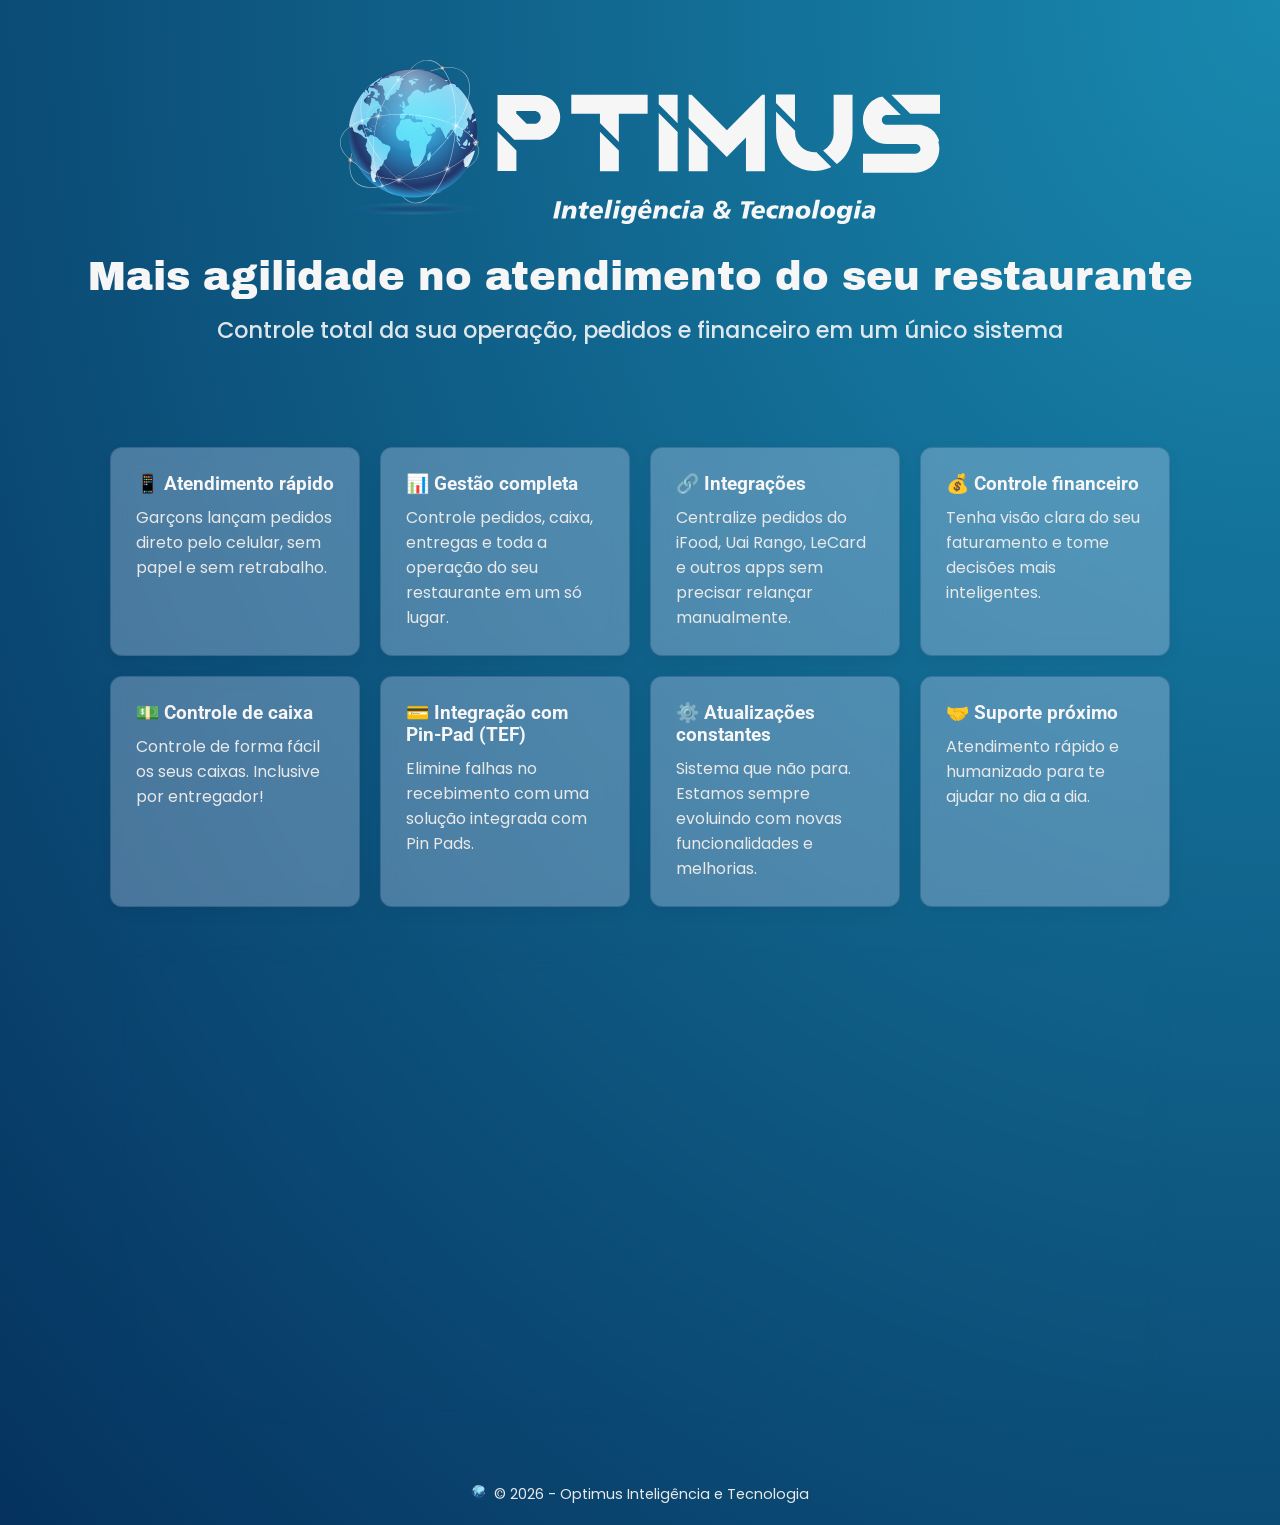
<file: index.html>
<!DOCTYPE html>
<html lang="pt-br">

<head>
    <link rel="preconnect" href="https://fonts.googleapis.com">
    <link rel="preconnect" href="https://fonts.gstatic.com" crossorigin>
    <link
        href="https://fonts.googleapis.com/css2?family=Archivo+Black&family=Poppins:ital,wght@0,100;0,200;0,300;0,400;0,500;0,600;0,700;0,800;0,900;1,100;1,200;1,300;1,400;1,500;1,600;1,700;1,800;1,900&family=Roboto:ital,wght@0,100..900;1,100..900&display=swap"
        rel="stylesheet">
    <meta charset="UTF-8">
    <meta http-equiv="X-UA-Compatible" content="IE=edge" />
    <meta property="og:image" content="https://www.optimusinttec.com.br/api/og">
    <meta property="og:type" content="website">
    <meta property="twitter:image" content="https://www.optimusinttec.com.br/api/og">
    <link rel="stylesheet" href="./estilo.css" />
    <meta property="twitter:card" content="summary_large_image">
    <link rel="shortcut icon" href="./assets/logo.png" type="image/x-icon" />
    <meta property="og:title" content="OPTIMUS | Otimize seu Atendimento" />
    <meta property="og:description" content="OPTIMUS | Otimize seu Atendimento" />
    <meta name="twitter:title" content="OPTIMUS | Otimize seu Atendimento" />
    <meta name="twitter:description" content="OPTIMUS | Otimize seu Atendimento" />
    <meta name="viewport" content="width=device-width, initial-scale=1.0">
    <title>OPTIMUS | Otimize seu Atendimento</title>
</head>
<body>
    <header>
        <img src="./assets/LogoCompleto.svg" alt="logo empresarial" />
        <h1>Mais agilidade no atendimento do seu restaurante</h1>
        <p>Controle total da sua operação, pedidos e financeiro em um único sistema</p>
    </header>

    <section class="container">
        <div class="features">
            <div class="card">
                <h3>📱 Atendimento rápido</h3>
                <p>Garçons lançam pedidos direto pelo celular, sem papel e sem retrabalho.</p>
            </div>
            <div class="card">
                <h3>📊 Gestão completa</h3>
                <p>Controle pedidos, caixa, entregas e toda a operação do seu restaurante em um só lugar.</p>
            </div>
            <div class="card">
                <h3>🔗 Integrações</h3>
                <p>Centralize pedidos do iFood, Uai Rango, LeCard e outros apps sem precisar relançar manualmente.</p>
            </div>
            <div class="card">
                <h3>💰 Controle financeiro</h3>
                <p>Tenha visão clara do seu faturamento e tome decisões mais inteligentes.</p>
            </div>
            <div class="card">
                <h3>💵 Controle de caixa</h3>
                <p>Controle de forma fácil os seus caixas. Inclusive por entregador!</p>
            </div>
            <div class="card">
                <h3>💳 Integração com Pin-Pad (TEF)</h3>
                <p>Elimine falhas no recebimento com uma solução integrada com Pin Pads.</p>
            </div>
            <div class="card">
                <h3>⚙️ Atualizações constantes</h3>
                <p>Sistema que não para. Estamos sempre evoluindo com novas funcionalidades e melhorias.</p>
            </div>
            <div class="card">
                <h3>🤝 Suporte próximo</h3>
                <p>Atendimento rápido e humanizado para te ajudar no dia a dia.</p>
            </div>
        </div>

        <div class="cta">
            <h1>Quer conhecer na prática?</h1>
                <p>Deixe seus dados e fale com um especialista</p>
                <form id="leadForm">
                    <input id="restaurante" type="text" placeholder="Seu Restaurante" required>
                    <input type="text" id="empresa_fake" style="display:none">
                    <input id="nome" type="text" placeholder="Seu nome" required minlength="2">
                    <input id="email" type="email" placeholder="Seu e-mail" required>
                    <input id="telefone" type="tel" placeholder="Seu telefone" required pattern="[0-9\s\-\(\)]{8,}">
                    <button type="submit">Quero conhecer o sistema</button>
                    <div id="toast" class="toast"></div>
                </form>
        </div>

    </section>

    <footer>
        <img src="./assets/logo.svg" alt="logo empresarial" />
        © 2026 - Optimus Inteligência e Tecnologia
    </footer>
    <script src="./lead.js"></script>
</body>

</html>
</file>
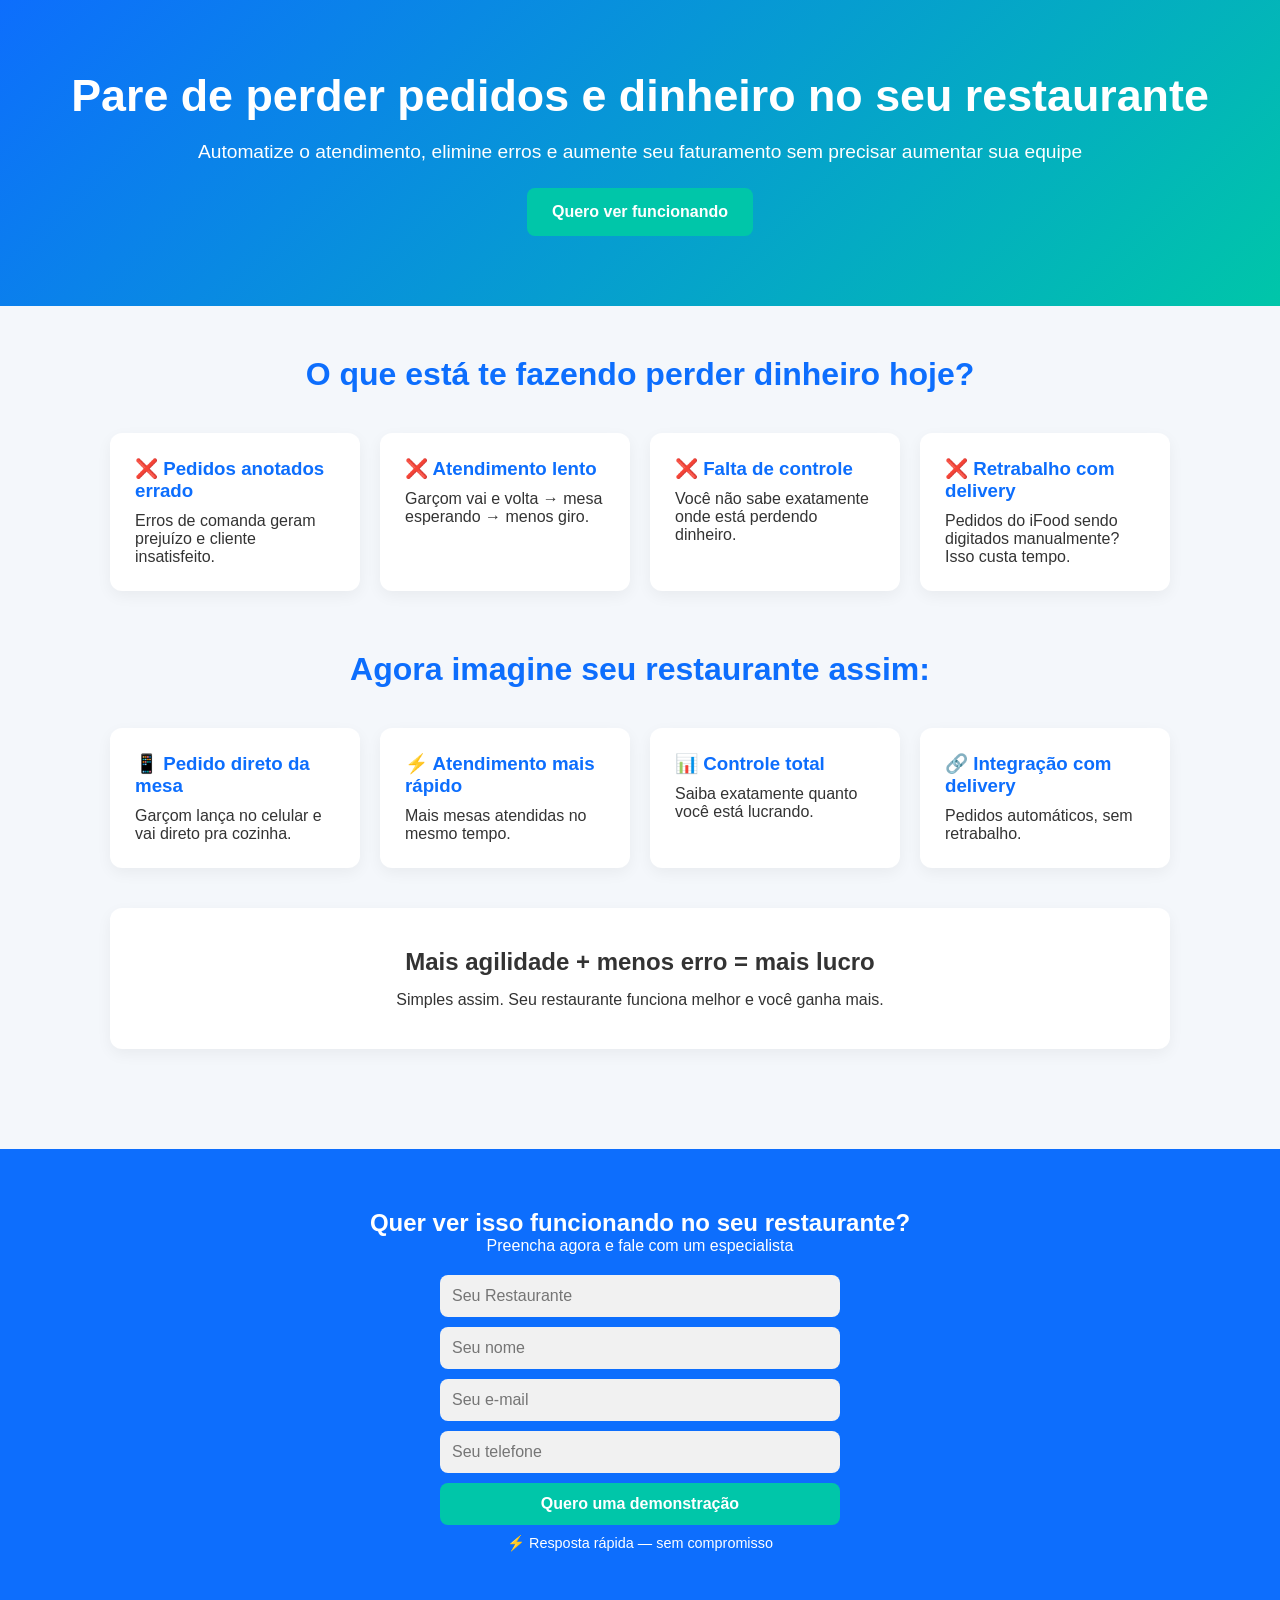
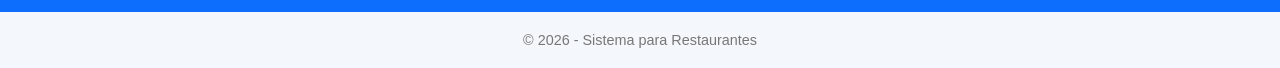
<file: index2.html>
<!DOCTYPE html>
<html lang="pt-br">
<head>
<meta charset="UTF-8">
<meta name="viewport" content="width=device-width, initial-scale=1.0">
<title>Sistema para Restaurantes | Atenda Mais e Fature Mais</title>

<style>
* {
    margin: 0;
    padding: 0;
    box-sizing: border-box;
    font-family: Arial, sans-serif;
}

body {
    background: #f4f7fb;
    color: #333;
}

header {
    background: linear-gradient(135deg, #0d6efd, #00c6a9);
    color: white;
    padding: 70px 20px;
    text-align: center;
}

header h1 {
    font-size: 2.8rem;
    margin-bottom: 20px;
}

header p {
    font-size: 1.2rem;
    margin-bottom: 25px;
}

.btn {
    background: #00c6a9;
    color: white;
    padding: 15px 25px;
    border-radius: 8px;
    text-decoration: none;
    font-weight: bold;
    display: inline-block;
    transition: 0.3s;
}

.btn:hover {
    background: #00a88e;
}

.container {
    max-width: 1100px;
    margin: auto;
    padding: 50px 20px;
}

.section-title {
    text-align: center;
    margin-bottom: 40px;
}

.section-title h2 {
    font-size: 2rem;
    color: #0d6efd;
}

.features {
    display: grid;
    grid-template-columns: repeat(auto-fit, minmax(250px, 1fr));
    gap: 20px;
}

.card {
    background: white;
    padding: 25px;
    border-radius: 12px;
    box-shadow: 0 5px 15px rgba(0,0,0,0.05);
}

.card h3 {
    margin-bottom: 10px;
    color: #0d6efd;
}

.highlight {
    background: #fff;
    padding: 40px;
    border-radius: 12px;
    margin-top: 40px;
    text-align: center;
    box-shadow: 0 5px 15px rgba(0,0,0,0.05);
}

.highlight h2 {
    margin-bottom: 15px;
}

.cta {
    background: #0d6efd;
    color: white;
    text-align: center;
    padding: 60px 20px;
    margin-top: 50px;
}

form {
    margin-top: 20px;
    display: flex;
    flex-direction: column;
    gap: 10px;
    max-width: 400px;
    margin-left: auto;
    margin-right: auto;
}

input, button {
    padding: 12px;
    border-radius: 8px;
    border: none;
    font-size: 1rem;
}

input {
    background: #f1f1f1;
}

button {
    background: #00c6a9;
    color: white;
    cursor: pointer;
    font-weight: bold;
}

button:hover {
    background: #00a88e;
}

footer {
    text-align: center;
    padding: 20px;
    font-size: 0.9rem;
    color: #777;
}
</style>
</head>

<body>

<header>
    <h1>Pare de perder pedidos e dinheiro no seu restaurante</h1>
    <p>Automatize o atendimento, elimine erros e aumente seu faturamento sem precisar aumentar sua equipe</p>
    <a href="#form" class="btn">Quero ver funcionando</a>
</header>

<section class="container">

    <div class="section-title">
        <h2>O que está te fazendo perder dinheiro hoje?</h2>
    </div>

    <div class="features">
        <div class="card">
            <h3>❌ Pedidos anotados errado</h3>
            <p>Erros de comanda geram prejuízo e cliente insatisfeito.</p>
        </div>

        <div class="card">
            <h3>❌ Atendimento lento</h3>
            <p>Garçom vai e volta → mesa esperando → menos giro.</p>
        </div>

        <div class="card">
            <h3>❌ Falta de controle</h3>
            <p>Você não sabe exatamente onde está perdendo dinheiro.</p>
        </div>

        <div class="card">
            <h3>❌ Retrabalho com delivery</h3>
            <p>Pedidos do iFood sendo digitados manualmente? Isso custa tempo.</p>
        </div>
    </div>

    <div class="section-title" style="margin-top:60px;">
        <h2>Agora imagine seu restaurante assim:</h2>
    </div>

    <div class="features">
        <div class="card">
            <h3>📱 Pedido direto da mesa</h3>
            <p>Garçom lança no celular e vai direto pra cozinha.</p>
        </div>

        <div class="card">
            <h3>⚡ Atendimento mais rápido</h3>
            <p>Mais mesas atendidas no mesmo tempo.</p>
        </div>

        <div class="card">
            <h3>📊 Controle total</h3>
            <p>Saiba exatamente quanto você está lucrando.</p>
        </div>

        <div class="card">
            <h3>🔗 Integração com delivery</h3>
            <p>Pedidos automáticos, sem retrabalho.</p>
        </div>
    </div>

    <div class="highlight">
        <h2>Mais agilidade + menos erro = mais lucro</h2>
        <p>Simples assim. Seu restaurante funciona melhor e você ganha mais.</p>
    </div>

</section>

<section class="cta" id="form">
    <h2>Quer ver isso funcionando no seu restaurante?</h2>
    <p>Preencha agora e fale com um especialista</p>

    <form>
        <input type="text" placeholder="Seu Restaurante" required>
        <input type="text" placeholder="Seu nome" required>
        <input type="email" placeholder="Seu e-mail" required>
        <input type="tel" placeholder="Seu telefone" required>
        <button type="submit">Quero uma demonstração</button>
    </form>

    <p style="margin-top:10px; font-size:0.9rem;">
        ⚡ Resposta rápida — sem compromisso
    </p>
</section>

<footer>
    © 2026 - Sistema para Restaurantes
</footer>

</body>
</html>
</file>
<file: estilo.css>
* {
    margin: 0;
    padding: 0;
    box-sizing: border-box;
    font-family: "Poppins", sans-serif;
}

body {
    /* background: #6d7992; */
    background: radial-gradient(at top right, #1989af, #05325e);
    color: #333;
}

header {
    /* background: linear-gradient(135deg, #0E3D6C, #1964AF); */

    color: #f6f6f6;
    padding: 60px 20px;
    text-align: center;
}

header img {
    width: auto;
    height: auto;
    max-width: 600px;
    padding-bottom: 24px;
}

header h1 {
    font-size: 2.5rem;
    margin-bottom: 15px;
    font-family: "Archivo Black", sans-serif;
    font-weight: 500;
    font-style: bold;
}

header p {
    font-size: 1.4rem;
    opacity: 0.9;
    font-weight: 500;
    font-style: normal;
}

.container {
    max-width: 1100px;
    margin: auto;
    padding: 40px 20px;
}

.features {
    display: grid;
    grid-template-columns: repeat(auto-fit, minmax(250px, 1fr));
    gap: 20px;
}

.card {
    background: rgba(221, 228, 255, 0.3);
    backdrop-filter: blur(10px);
    -webkit-backdrop-filter: blur(10px);
    border: 1px solid rgba(14, 61, 108, 0.3);
    padding: 25px;
    border-radius: 12px;
    box-shadow: 0 5px 15px rgba(0, 0, 0, 0.05);
    transition: 0.3s;
}

.card:hover {
    transform: translateY(-5px);
}

.card h3 {
    color: #f6f6f6;
    margin-bottom: 10px;
    font-family: "Roboto", sans-serif;
}

.card p {
    color: #e9e9e9;
}

.cta {
    /* background: #0E3D6C; */
    background: radial-gradient(at top right, #1989af, #0E3D6C);
    /* background: rgba(255, 255, 255, 0.1); */
    backdrop-filter: blur(10px);
    -webkit-backdrop-filter: blur(10px);
    border: 1px solid rgba(14, 61, 108, 0.3);
    box-shadow: 0 4px 30px rgba(0, 0, 0, 0.1);
    padding: 20px;
    color: #f6f6f6;
    text-align: center;
    padding: 50px 20px;
    border-radius: 12px;
    margin-top: 40px;
}

.cta h1 {
    margin-bottom: 15px;
    font-family: "Archivo Black", sans-serif;
    font-weight: 500;
    font-style: bold;
}

.cta p {
    font-size: 1.2rem;
}

form {
    margin-top: 20px;
    display: flex;
    flex-direction: column;
    gap: 10px;
    max-width: 400px;
    margin-left: auto;
    margin-right: auto;
}

input,
button {
    padding: 12px;
    border-radius: 8px;
    border: none;
    font-size: 1rem;
}

input {
    background: #f6f6f6;
}

button {
    background: #1964AF;
    color: #c0edfb;
    cursor: pointer;
    transition: 0.3s;
}

button:hover {
    background: #BCDEFF;
    color: #135494;
}

footer {
    text-align: center;
    padding: 20px;
    font-size: 0.9rem;
    color: #e9e9e9;
    ;
}

footer img {
    width: 15px;
    height: 15px;
    margin-right: 4px;
}

/* .toast {
    position: fixed;
    bottom: 20px;
    right: 20px;
    background: #333;
    color: #fff;
    padding: 14px 18px;
    border-radius: 8px;
    font-size: 0.95rem;
    opacity: 0;
    transform: translateY(20px);
    transition: all 0.3s ease;
    z-index: 9999;
}

.toast.show {
    opacity: 1;
    transform: translateY(0);
}

/* variações */
/* .toast.success {
    background: #28a745;
}

.toast.error {
    background: #dc3545;
}  */

#toast {
    display: none;
    margin-top: 12px;
    padding: 12px 16px;
    border-radius: 6px;
    text-align: center;
    font-size: 0.9rem;
}

#toast.show {
    display: block;
}

#toast.success {
    background-color: #d4edda;
    color: #155724;
    border: 1px solid #c3e6cb;
}

#toast.error {
    background-color: #f8d7da;
    color: #721c24;
    border: 1px solid #f5c6cb;
}
</file>
